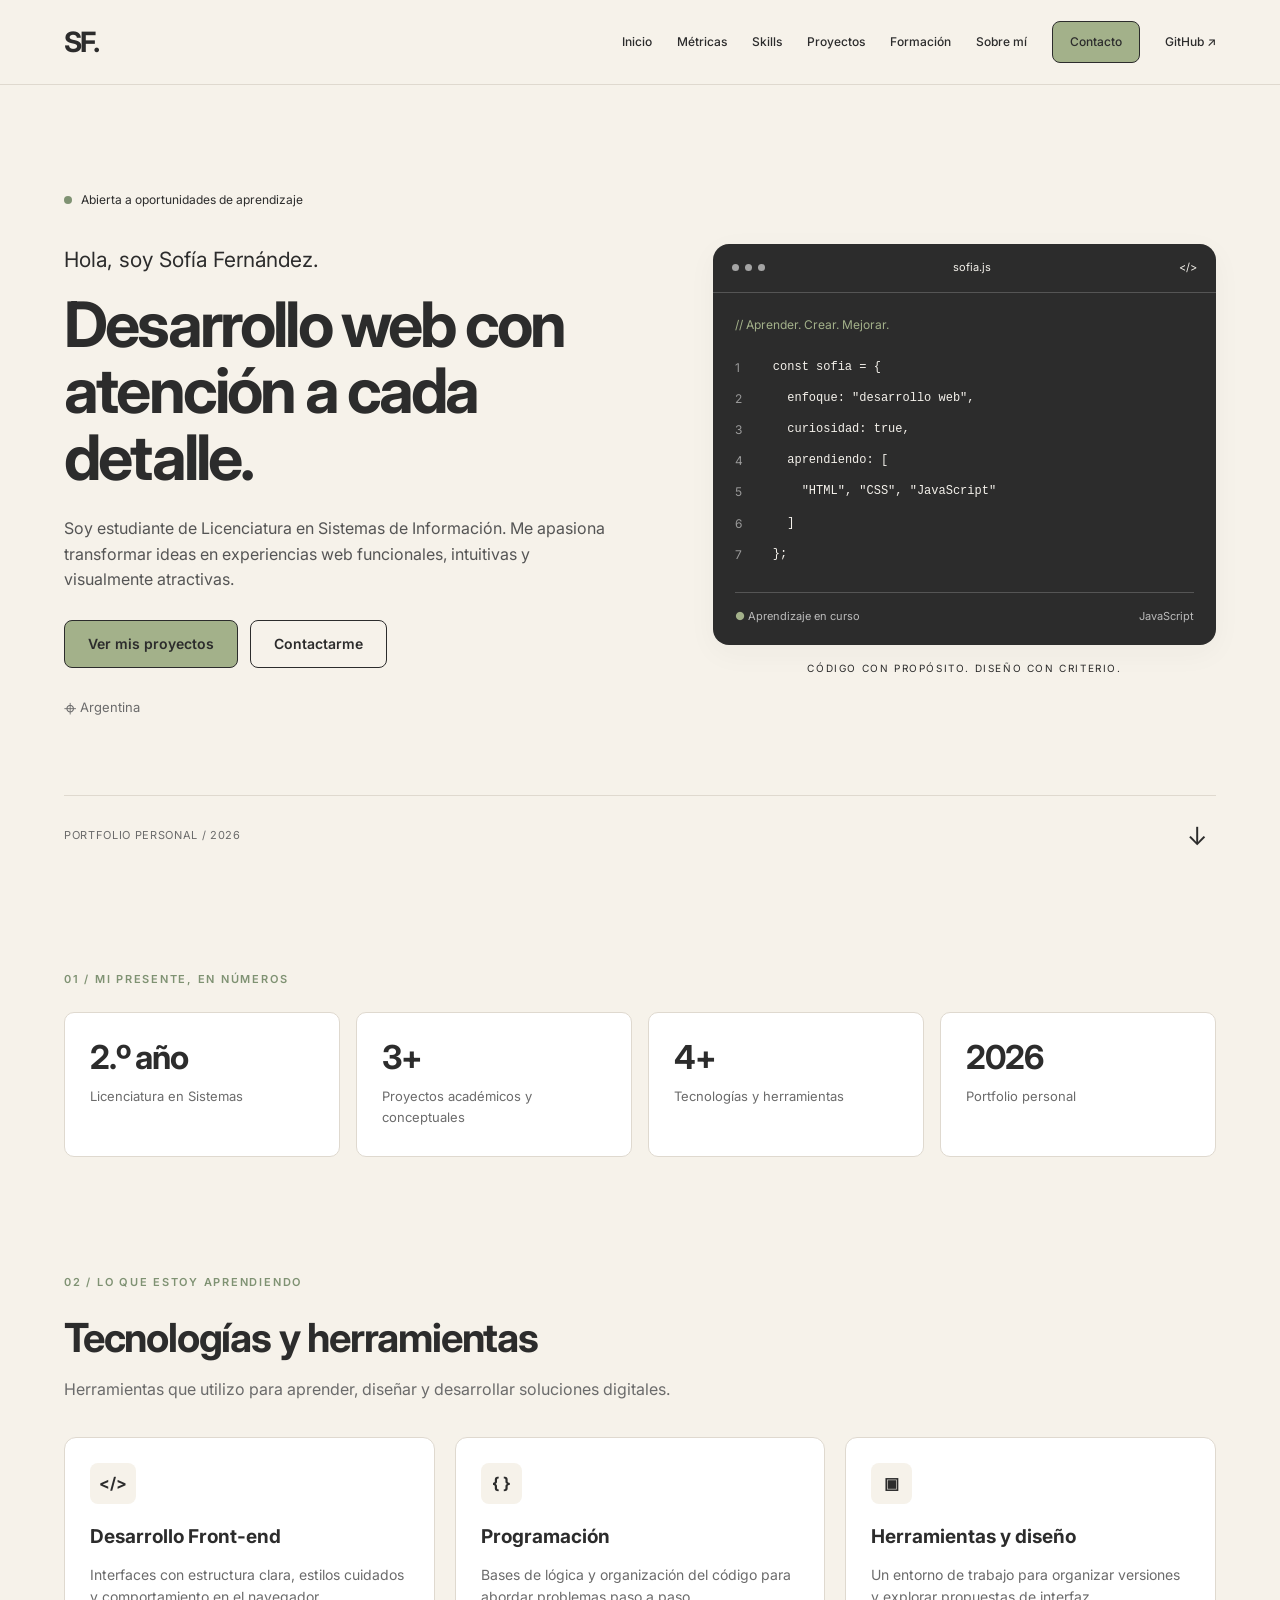
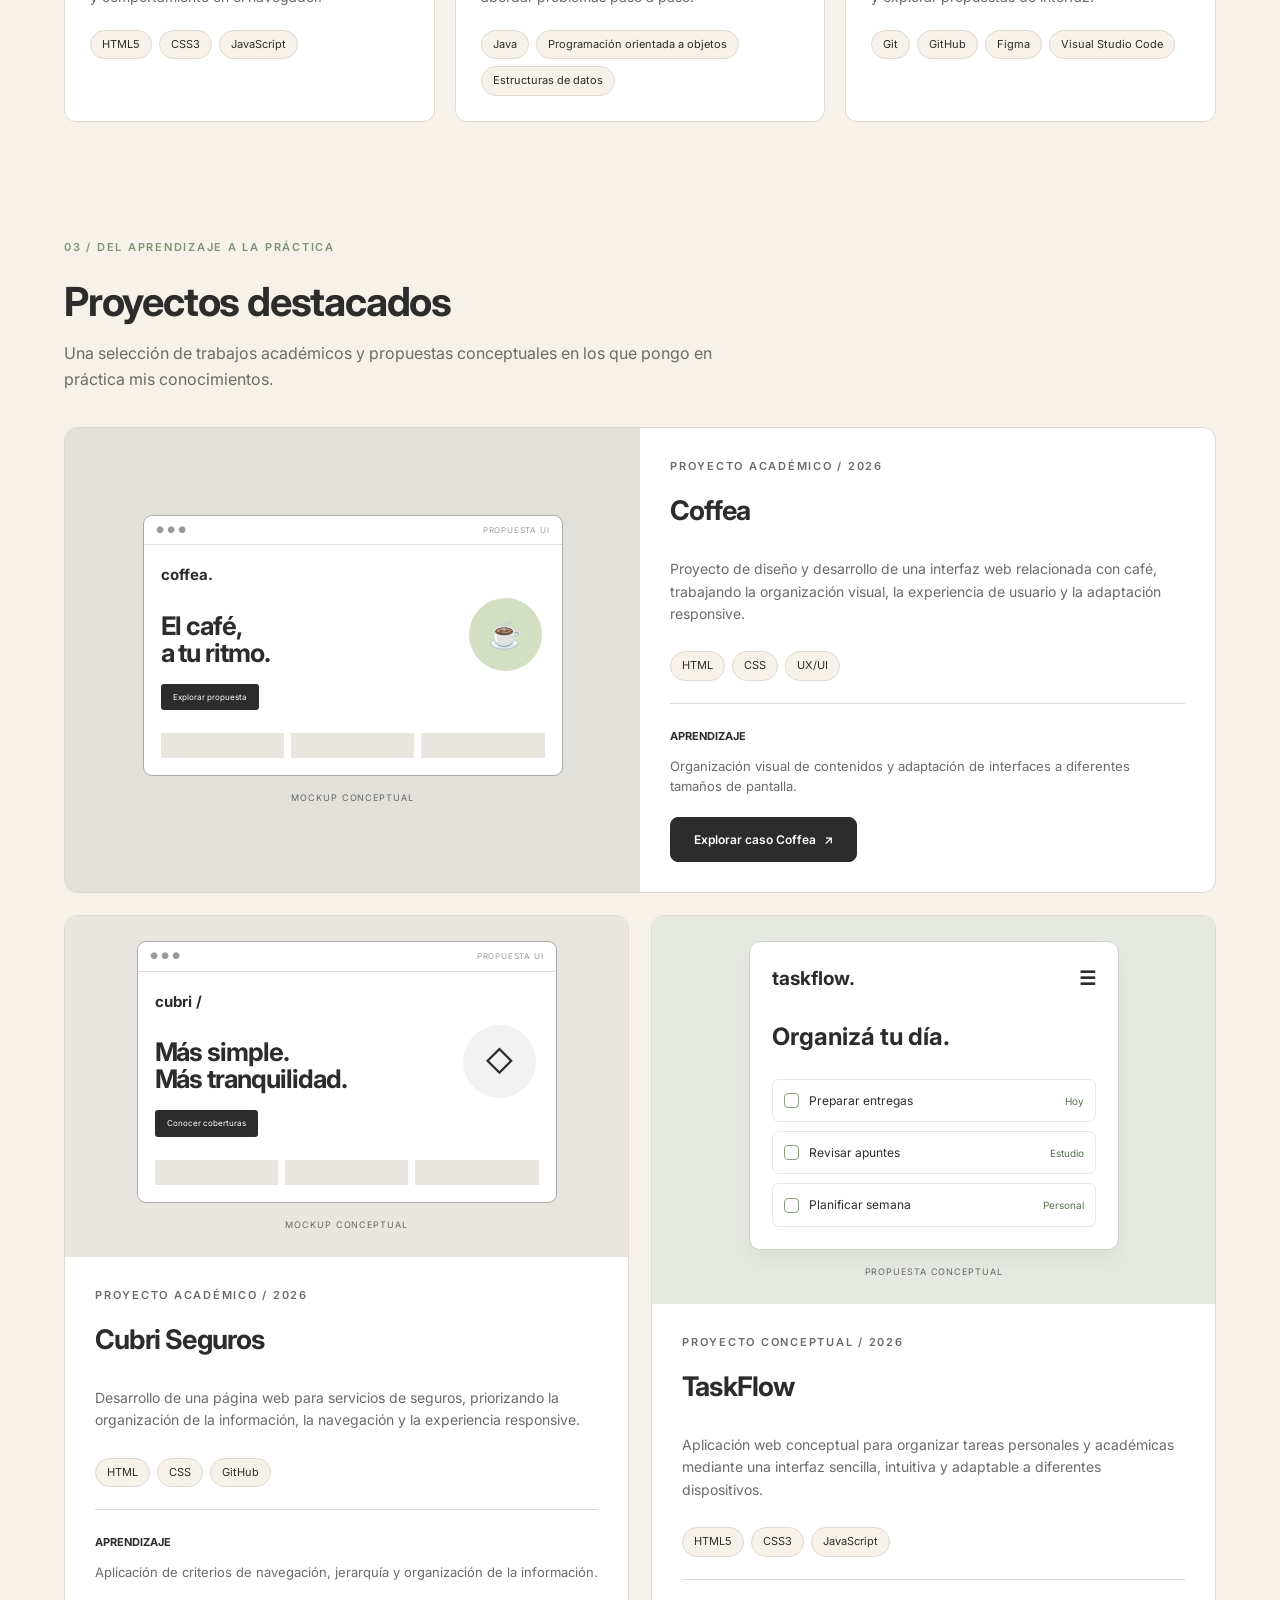
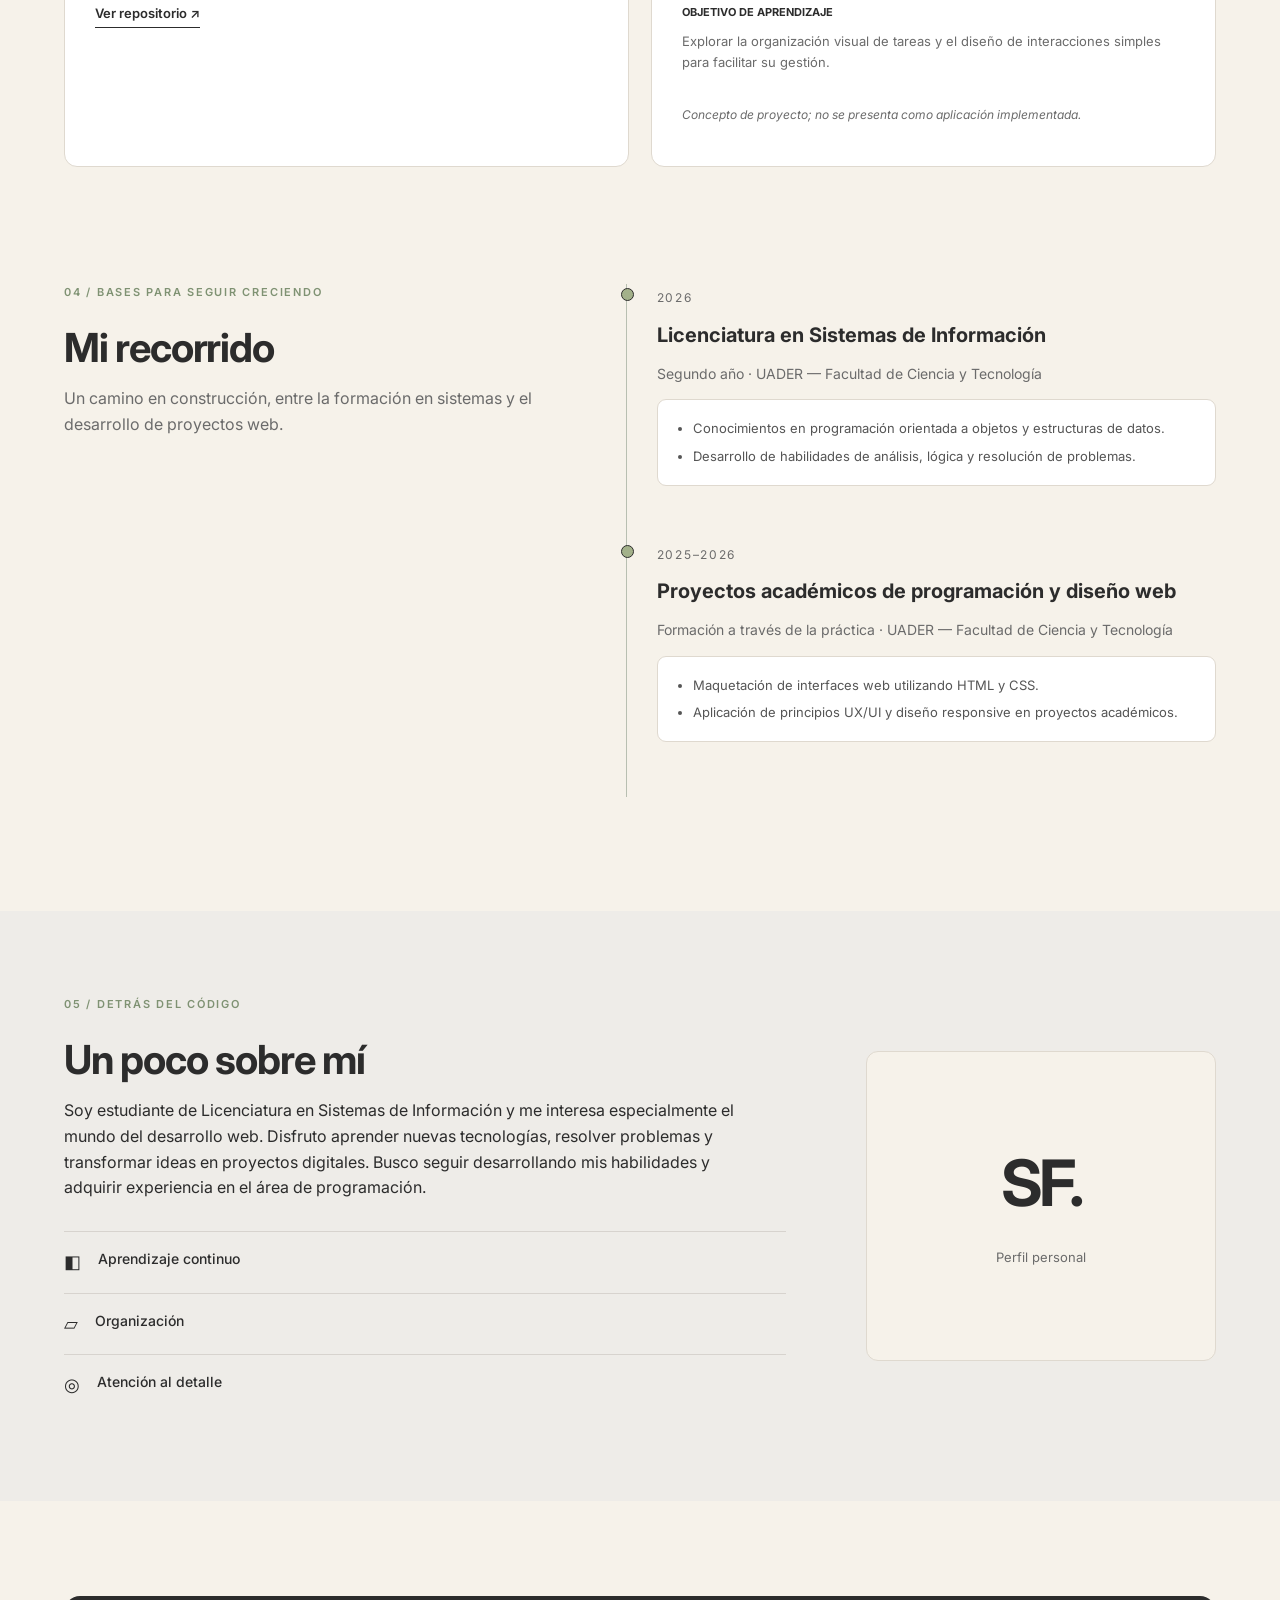
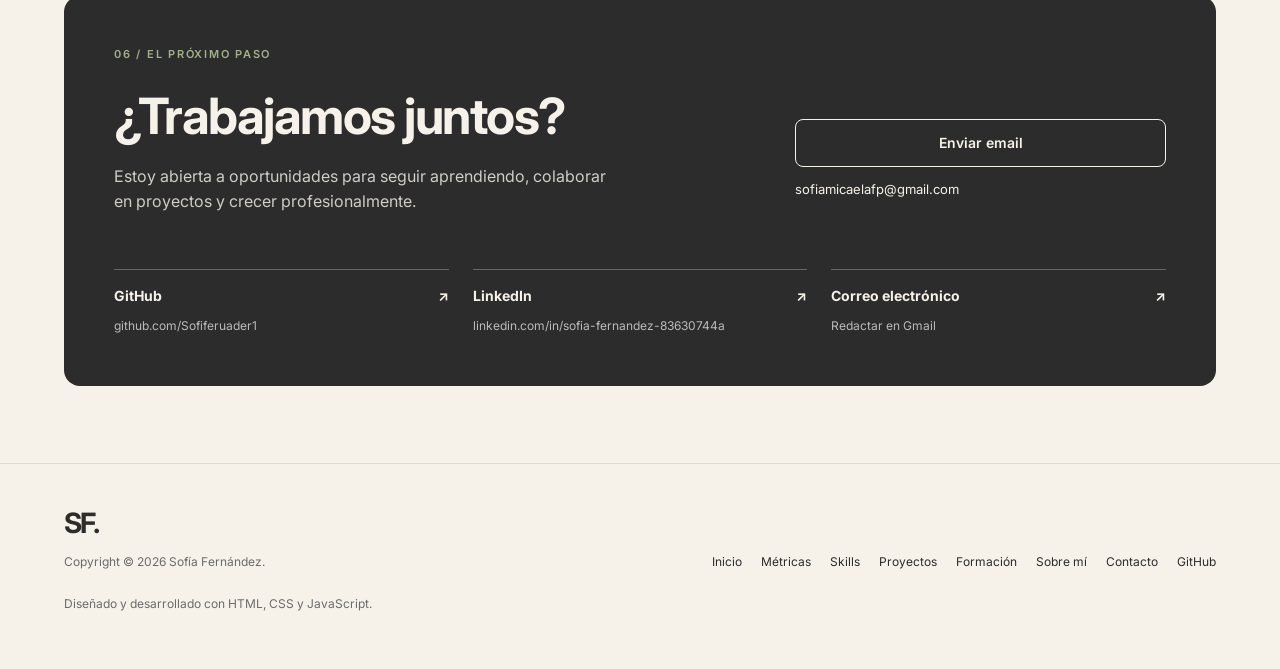
<file: index.html>
<!doctype html>
<html lang="es">
<head>
  <meta charset="UTF-8">
  <meta name="viewport" content="width=device-width, initial-scale=1">
  <meta name="theme-color" content="#F6F2EA">
  <meta name="description" content="Portfolio de Sofía Fernández, estudiante de Licenciatura en Sistemas de Información enfocada en programación y desarrollo web. Proyectos, habilidades y contacto.">
  <meta property="og:type" content="website">
  <meta property="og:title" content="Sofía Fernández | Desarrollo web">
  <meta property="og:description" content="Portfolio de desarrollo web: proyectos académicos, herramientas y aprendizajes.">
  <meta property="og:image" content="assets/og-image.svg">
  <link rel="icon" href="assets/favicon.svg" type="image/svg+xml">
  <link rel="preconnect" href="https://fonts.googleapis.com">
  <link rel="preconnect" href="https://fonts.gstatic.com" crossorigin>
  <link href="https://fonts.googleapis.com/css2?family=Inter:wght@400;500;600;700&display=swap" rel="stylesheet">
  <link rel="stylesheet" href="styles.css">
  <script src="script.js" defer></script>
  <title>Sofía Fernández | Desarrollo web</title>
</head>
<body>
<a class="skip-link" href="#contenido">Saltar al contenido</a>
<header class="site-header" id="inicio">
 <div class="container header-inner">
  <a href="#inicio" class="wordmark" aria-label="Sofía Fernández, inicio">SF.</a>
  <button class="menu-toggle" type="button" aria-expanded="false" aria-controls="nav-principal" aria-label="Abrir menú de navegación"><span></span><span></span><span></span></button>
  <nav class="site-nav" id="nav-principal" aria-label="Navegación principal">
   <a href="#inicio">Inicio</a><a href="#metricas">Métricas</a><a href="#skills">Skills</a><a href="#proyectos">Proyectos</a><a href="#formacion">Formación</a><a href="#sobre-mi">Sobre mí</a><a href="#contacto" class="nav-contact">Contacto</a><a href="https://github.com/Sofiferuader1" target="_blank" rel="noopener noreferrer">GitHub <span aria-hidden="true">↗</span></a>
  </nav>
 </div>
</header>
<main id="contenido">
 <section class="hero container" aria-labelledby="hero-title">
   <div class="hero-copy">
     <p class="status"><span class="status-dot" aria-hidden="true"></span> Abierta a oportunidades de aprendizaje</p>
     <p class="intro">Hola, soy Sofía Fernández.</p>
     <h1 id="hero-title">Desarrollo web con atención a cada detalle.</h1>
     <p class="lead">Soy estudiante de Licenciatura en Sistemas de Información. Me apasiona transformar ideas en experiencias web funcionales, intuitivas y visualmente atractivas.</p>
     <div class="actions"><a class="btn btn-primary" href="#proyectos">Ver mis proyectos</a><a class="btn btn-secondary" href="#contacto">Contactarme</a></div>
     <p class="location"><span aria-hidden="true">⌖</span> Argentina</p>
   </div>
   <div class="hero-visual">
     <div class="code-window" aria-label="Ejemplo decorativo de código JavaScript">
       <div class="window-top"><span class="dots" aria-hidden="true"><i></i><i></i><i></i></span><span>sofia.js</span><span aria-hidden="true">&lt;/&gt;</span></div>
       <div class="window-code"><p class="comment">// Aprender. Crear. Mejorar.</p><div class="code-line"><span>1</span><code>const sofia = {</code></div><div class="code-line"><span>2</span><code>  enfoque: "desarrollo web",</code></div><div class="code-line"><span>3</span><code>  curiosidad: true,</code></div><div class="code-line"><span>4</span><code>  aprendiendo: [</code></div><div class="code-line"><span>5</span><code>    "HTML", "CSS", "JavaScript"</code></div><div class="code-line"><span>6</span><code>  ]</code></div><div class="code-line"><span>7</span><code>};</code></div><div class="code-footer"><span><b aria-hidden="true">●</b> Aprendizaje en curso</span><span>JavaScript</span></div></div>
     </div>
     <p class="code-caption">CÓDIGO CON PROPÓSITO. DISEÑO CON CRITERIO.</p>
   </div>
   <div class="hero-bottom"><span>PORTFOLIO PERSONAL / 2026</span><a href="#metricas" aria-label="Ir a métricas" class="down-arrow">↓</a></div>
 </section>
 <section class="section container" id="metricas" aria-labelledby="metrics-title"><p class="eyebrow">01 / MI PRESENTE, EN NÚMEROS</p><h2 id="metrics-title" class="sr-only">Mi presente en números</h2><div class="metrics-grid"><article class="metric"><strong>2.º año</strong><span>Licenciatura en Sistemas</span></article><article class="metric"><strong>3+</strong><span>Proyectos académicos y conceptuales</span></article><article class="metric"><strong>4+</strong><span>Tecnologías y herramientas</span></article><article class="metric"><strong>2026</strong><span>Portfolio personal</span></article></div></section>
 <section class="section container" id="skills" aria-labelledby="skills-title"><p class="eyebrow">02 / LO QUE ESTOY APRENDIENDO</p><h2 id="skills-title">Tecnologías y herramientas</h2><p class="section-desc">Herramientas que utilizo para aprender, diseñar y desarrollar soluciones digitales.</p><div class="skills-grid"><article class="skill-card"><div class="skill-icon" aria-hidden="true">&lt;/&gt;</div><h3>Desarrollo Front-end</h3><p>Interfaces con estructura clara, estilos cuidados y comportamiento en el navegador.</p><div class="tags"><span>HTML5</span><span>CSS3</span><span>JavaScript</span></div></article><article class="skill-card"><div class="skill-icon" aria-hidden="true">{ }</div><h3>Programación</h3><p>Bases de lógica y organización del código para abordar problemas paso a paso.</p><div class="tags"><span>Java</span><span>Programación orientada a objetos</span><span>Estructuras de datos</span></div></article><article class="skill-card"><div class="skill-icon" aria-hidden="true">▣</div><h3>Herramientas y diseño</h3><p>Un entorno de trabajo para organizar versiones y explorar propuestas de interfaz.</p><div class="tags"><span>Git</span><span>GitHub</span><span>Figma</span><span>Visual Studio Code</span></div></article></div></section>
 <section class="section container" id="proyectos" aria-labelledby="projects-title"><p class="eyebrow">03 / DEL APRENDIZAJE A LA PRÁCTICA</p><h2 id="projects-title">Proyectos destacados</h2><p class="section-desc">Una selección de trabajos académicos y propuestas conceptuales en los que pongo en práctica mis conocimientos.</p>
  <div class="projects-grid">
   <article class="project-card featured"><div class="project-art art-coffea"><div class="browser-mock"><div class="browser-toolbar"><span>● ● ●</span><small>PROPUESTA UI</small></div><div class="mock-inner"><strong>coffea.</strong><div class="mock-headline">El café,<br>a tu ritmo.</div><div class="coffee-cup" aria-hidden="true">☕</div><span class="mock-btn">Explorar propuesta</span><div class="mock-blocks"><i></i><i></i><i></i></div></div></div><span class="art-caption">MOCKUP CONCEPTUAL</span></div><div class="project-info"><p class="eyebrow">PROYECTO ACADÉMICO / 2026</p><h3>Coffea</h3><p>Proyecto de diseño y desarrollo de una interfaz web relacionada con café, trabajando la organización visual, la experiencia de usuario y la adaptación responsive.</p><div class="tags"><span>HTML</span><span>CSS</span><span>UX/UI</span></div><div class="project-learning"><strong>APRENDIZAJE</strong><p>Organización visual de contenidos y adaptación de interfaces a diferentes tamaños de pantalla.</p></div><a class="btn btn-dark" href="coffea.html">Explorar caso Coffea <span aria-hidden="true">↗</span></a></div></article>
   <article class="project-card"><div class="project-art art-cubri"><div class="browser-mock"><div class="browser-toolbar"><span>● ● ●</span><small>PROPUESTA UI</small></div><div class="mock-inner"><strong>cubri /</strong><div class="mock-headline">Más simple.<br>Más tranquilidad.</div><div class="shield" aria-hidden="true">◇</div><span class="mock-btn">Conocer coberturas</span><div class="mock-blocks"><i></i><i></i><i></i></div></div></div><span class="art-caption">MOCKUP CONCEPTUAL</span></div><div class="project-info"><p class="eyebrow">PROYECTO ACADÉMICO / 2026</p><h3>Cubri Seguros</h3><p>Desarrollo de una página web para servicios de seguros, priorizando la organización de la información, la navegación y la experiencia responsive.</p><div class="tags"><span>HTML</span><span>CSS</span><span>GitHub</span></div><div class="project-learning"><strong>APRENDIZAJE</strong><p>Aplicación de criterios de navegación, jerarquía y organización de la información.</p></div><a class="text-link" href="https://github.com/Sofiferuader1/TP5-Cubri-Seguros" target="_blank" rel="noopener noreferrer">Ver repositorio <span aria-hidden="true">↗</span></a></div></article>
   <article class="project-card"><div class="project-art art-taskflow"><div class="task-app" aria-label="Mockup conceptual de TaskFlow"><div class="task-top">taskflow. <span>☰</span></div><div class="task-title">Organizá tu día.</div><div class="task-row"><span class="task-check"></span> Preparar entregas <em>Hoy</em></div><div class="task-row"><span class="task-check"></span> Revisar apuntes <em>Estudio</em></div><div class="task-row"><span class="task-check"></span> Planificar semana <em>Personal</em></div></div><span class="art-caption">PROPUESTA CONCEPTUAL</span></div><div class="project-info"><p class="eyebrow">PROYECTO CONCEPTUAL / 2026</p><h3>TaskFlow</h3><p>Aplicación web conceptual para organizar tareas personales y académicas mediante una interfaz sencilla, intuitiva y adaptable a diferentes dispositivos.</p><div class="tags"><span>HTML5</span><span>CSS3</span><span>JavaScript</span></div><div class="project-learning"><strong>OBJETIVO DE APRENDIZAJE</strong><p>Explorar la organización visual de tareas y el diseño de interacciones simples para facilitar su gestión.</p></div><p class="concept-note">Concepto de proyecto; no se presenta como aplicación implementada.</p></div></article>
  </div>
 </section>
 <section class="section container journey" id="formacion" aria-labelledby="journey-title"><div><p class="eyebrow">04 / BASES PARA SEGUIR CRECIENDO</p><h2 id="journey-title">Mi recorrido</h2><p class="section-desc">Un camino en construcción, entre la formación en sistemas y el desarrollo de proyectos web.</p></div><div class="timeline"><article class="timeline-item"><span class="timeline-year">2026</span><h3>Licenciatura en Sistemas de Información</h3><p>Segundo año · UADER — Facultad de Ciencia y Tecnología</p><ul><li>Conocimientos en programación orientada a objetos y estructuras de datos.</li><li>Desarrollo de habilidades de análisis, lógica y resolución de problemas.</li></ul></article><article class="timeline-item"><span class="timeline-year">2025–2026</span><h3>Proyectos académicos de programación y diseño web</h3><p>Formación a través de la práctica · UADER — Facultad de Ciencia y Tecnología</p><ul><li>Maquetación de interfaces web utilizando HTML y CSS.</li><li>Aplicación de principios UX/UI y diseño responsive en proyectos académicos.</li></ul></article></div></section>
 <section class="about-band" id="sobre-mi" aria-labelledby="about-title"><div class="container about-grid"><div><p class="eyebrow">05 / DETRÁS DEL CÓDIGO</p><h2 id="about-title">Un poco sobre mí</h2><p>Soy estudiante de Licenciatura en Sistemas de Información y me interesa especialmente el mundo del desarrollo web. Disfruto aprender nuevas tecnologías, resolver problemas y transformar ideas en proyectos digitales. Busco seguir desarrollando mis habilidades y adquirir experiencia en el área de programación.</p><div class="values"><div><span aria-hidden="true">◧</span> Aprendizaje continuo</div><div><span aria-hidden="true">▱</span> Organización</div><div><span aria-hidden="true">◎</span> Atención al detalle</div></div></div><div class="portrait-placeholder" role="img" aria-label="Monograma SF en reemplazo de una fotografía personal"><span>SF.</span><p>Perfil personal</p></div></div></section>
 <section class="section container" id="contacto" aria-labelledby="contact-title"><div class="contact-card"><p class="eyebrow">06 / EL PRÓXIMO PASO</p><div class="contact-intro"><div><h2 id="contact-title">¿Trabajamos juntos?</h2><p>Estoy abierta a oportunidades para seguir aprendiendo, colaborar en proyectos y crecer profesionalmente.</p></div><div class="contact-action"><a class="btn btn-light" href="https://mail.google.com/mail/?view=cm&amp;fs=1&amp;to=sofiamicaelafp%40gmail.com" target="_blank" rel="noopener noreferrer" aria-label="Redactar un correo a Sofía en Gmail">Enviar email</a><a class="contact-email" href="mailto:sofiamicaelafp@gmail.com">sofiamicaelafp@gmail.com</a></div></div><div class="contact-links"><a href="https://github.com/Sofiferuader1" target="_blank" rel="noopener noreferrer"><strong>GitHub <span aria-hidden="true">↗</span></strong><small>github.com/Sofiferuader1</small></a><a href="https://www.linkedin.com/in/sofia-fernandez-83630744a" target="_blank" rel="noopener noreferrer"><strong>LinkedIn <span aria-hidden="true">↗</span></strong><small>linkedin.com/in/sofia-fernandez-83630744a</small></a><a href="https://mail.google.com/mail/?view=cm&amp;fs=1&amp;to=sofiamicaelafp%40gmail.com" target="_blank" rel="noopener noreferrer" aria-label="Enviar un correo a Sofía desde Gmail"><strong>Correo electrónico <span aria-hidden="true">↗</span></strong><small>Redactar en Gmail</small></a></div></div></section>
</main>
<footer class="site-footer"><div class="container footer-inner"><div><a href="#inicio" class="wordmark" aria-label="Volver al inicio">SF.</a><p>Copyright © 2026 Sofía Fernández.</p><small>Diseñado y desarrollado con HTML, CSS y JavaScript.</small></div><nav aria-label="Navegación del pie de página"><a href="#inicio">Inicio</a><a href="#metricas">Métricas</a><a href="#skills">Skills</a><a href="#proyectos">Proyectos</a><a href="#formacion">Formación</a><a href="#sobre-mi">Sobre mí</a><a href="#contacto">Contacto</a><a href="https://github.com/Sofiferuader1" target="_blank" rel="noopener noreferrer">GitHub</a></nav></div></footer>
</body>
</html>
</file>
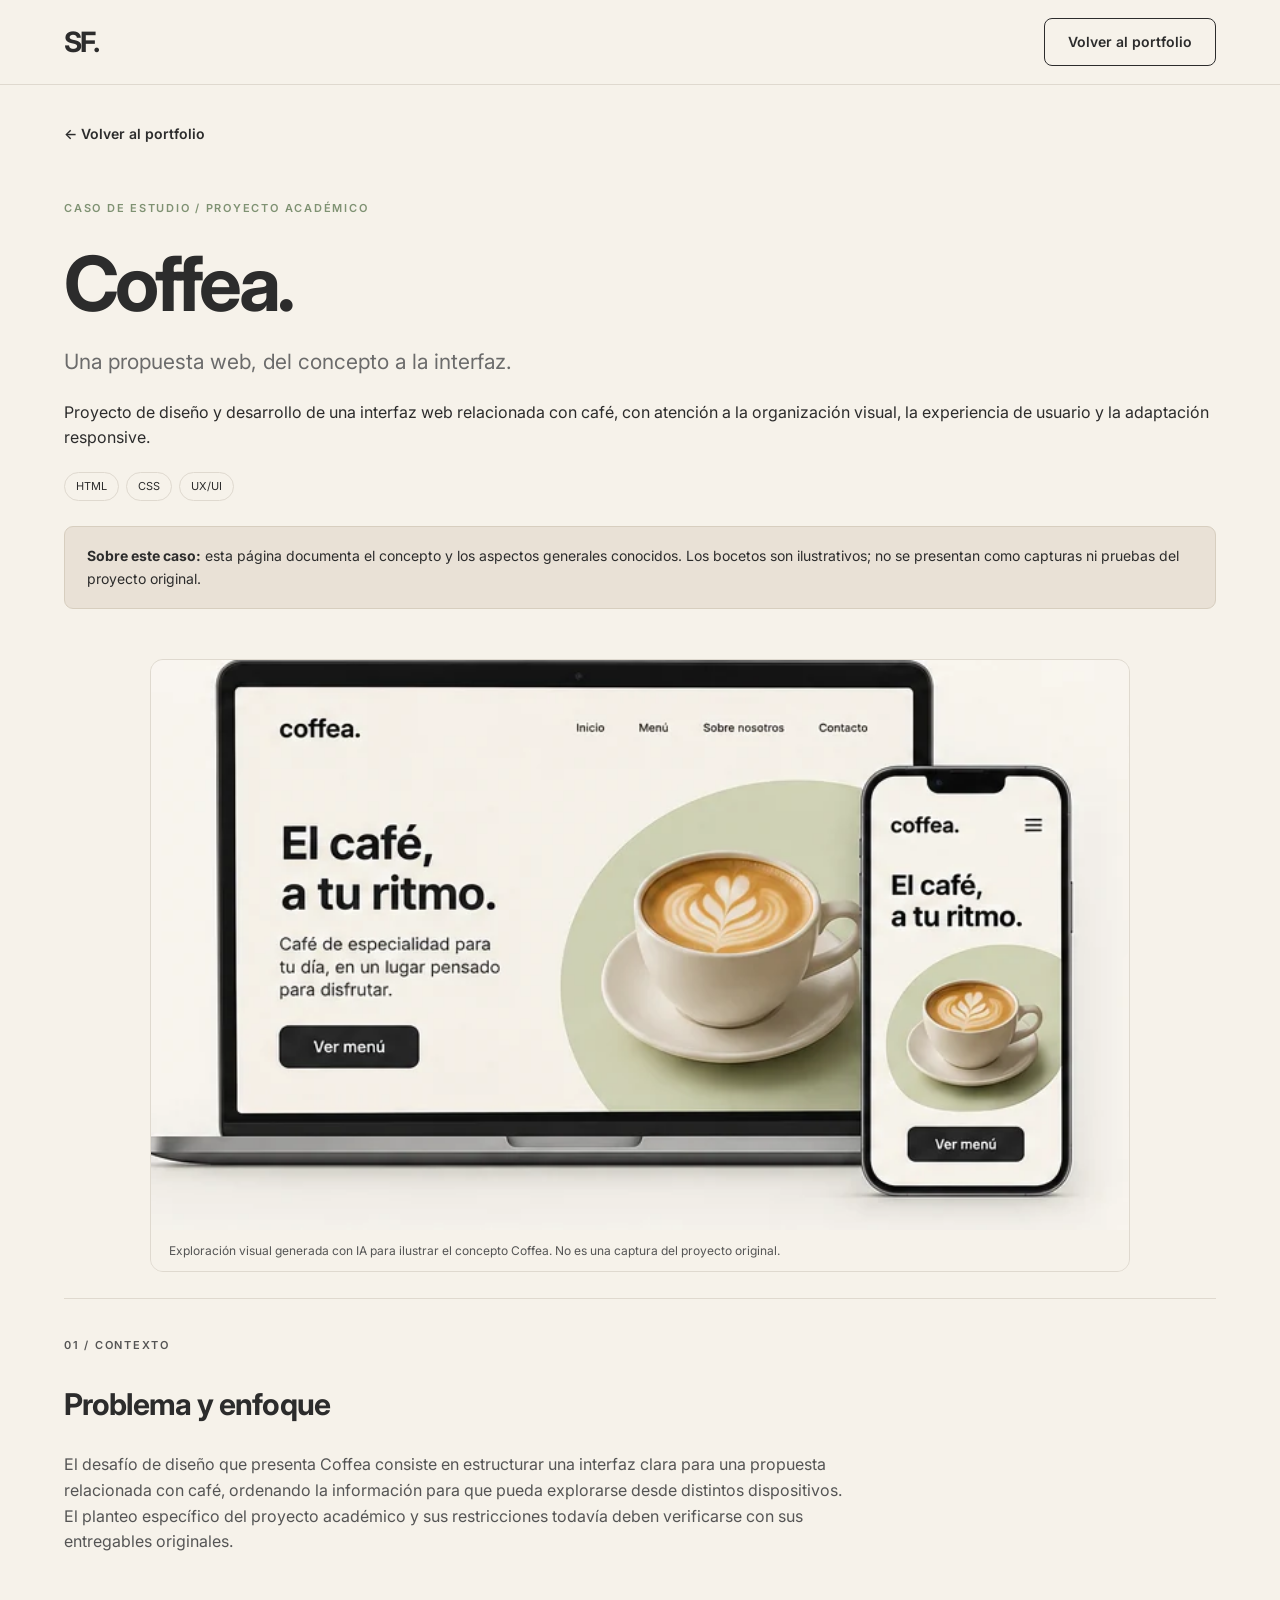
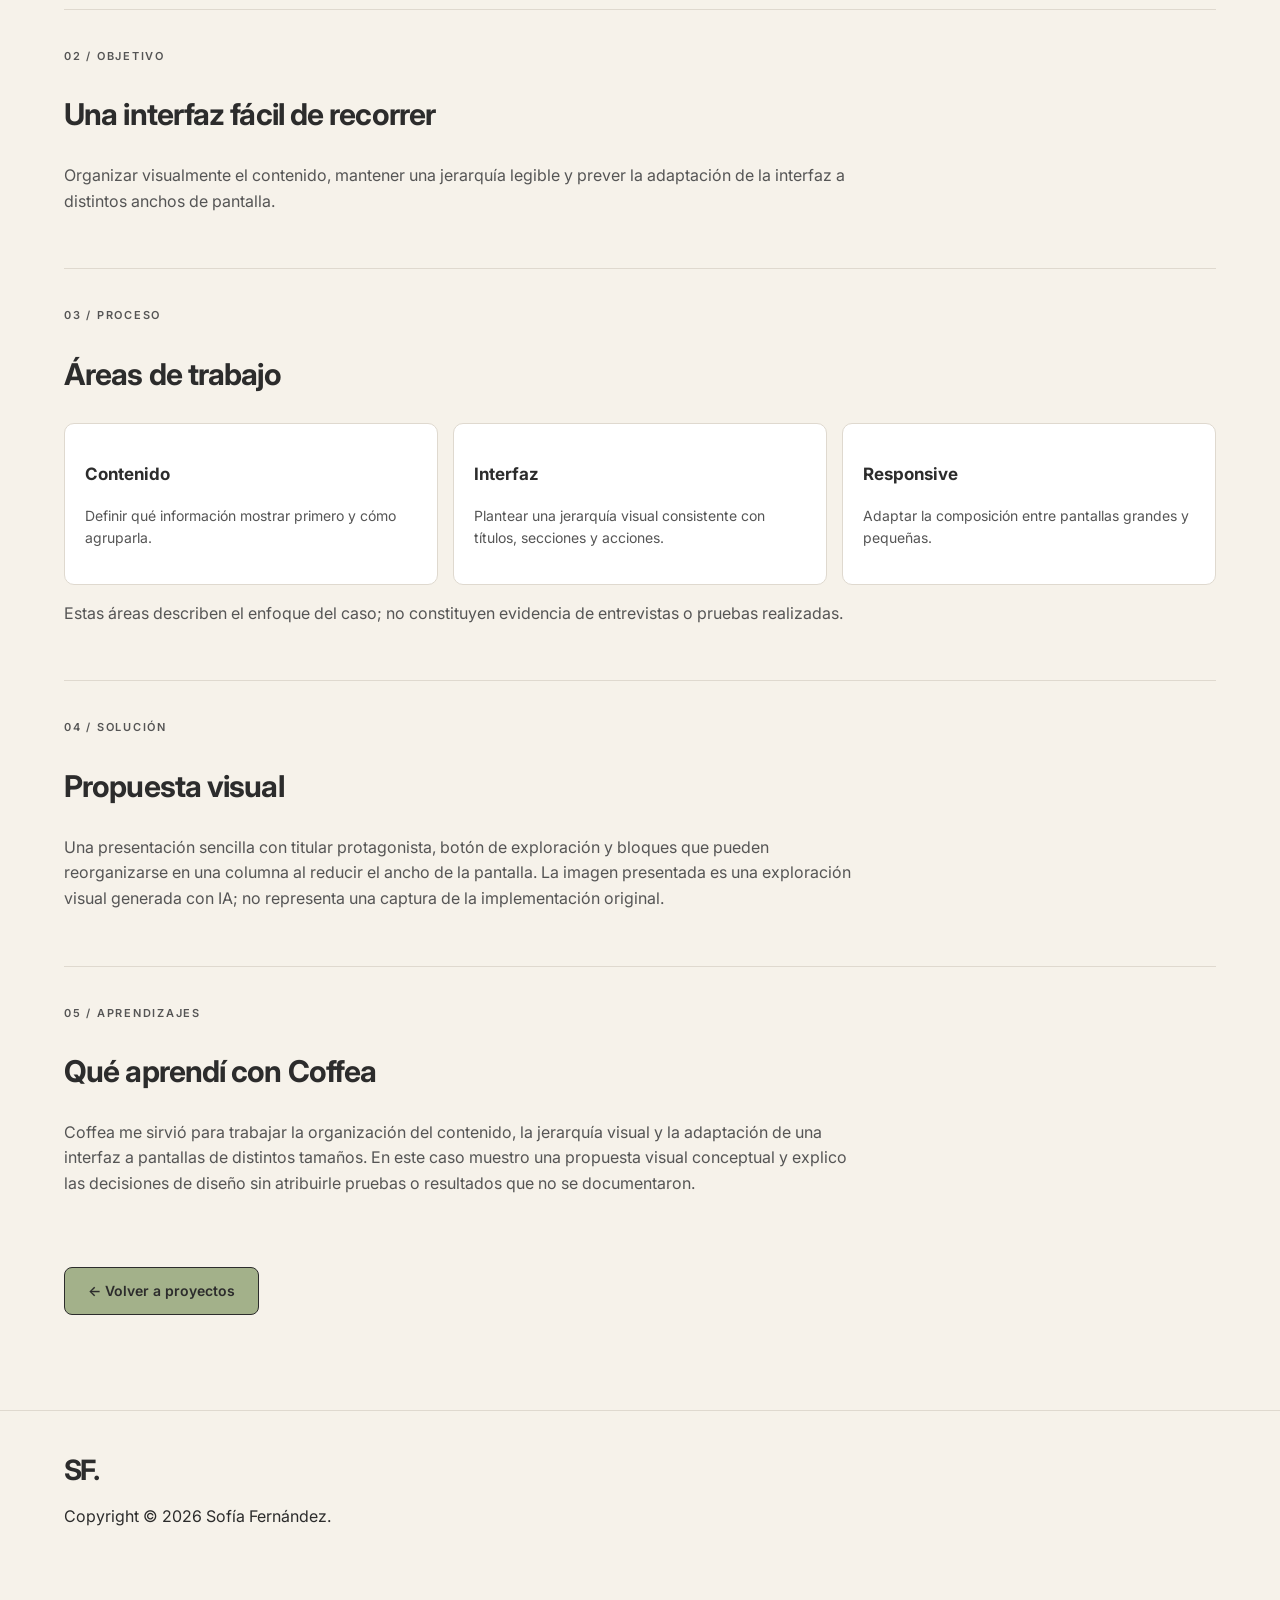
<file: coffea.html>
<!doctype html>
<html lang="es"><head><meta charset="UTF-8"><meta name="viewport" content="width=device-width, initial-scale=1"><meta name="theme-color" content="#F6F2EA"><meta name="description" content="Caso de estudio del proyecto académico Coffea de Sofía Fernández."><meta property="og:type" content="website"><meta property="og:title" content="Coffea | Caso de estudio"><meta property="og:description" content="Concepto, proceso y aprendizajes del proyecto académico Coffea."><meta property="og:image" content="assets/og-image.svg"><link rel="icon" href="assets/favicon.svg" type="image/svg+xml"><link rel="preconnect" href="https://fonts.googleapis.com"><link rel="preconnect" href="https://fonts.gstatic.com" crossorigin><link href="https://fonts.googleapis.com/css2?family=Inter:wght@400;500;600;700&display=swap" rel="stylesheet"><link rel="stylesheet" href="styles.css"><title>Coffea | Caso de estudio — Sofía Fernández</title></head><body><a class="skip-link" href="#contenido">Saltar al contenido</a><header class="site-header"><div class="container header-inner"><a href="index.html" class="wordmark" aria-label="Volver al portfolio">SF.</a><a class="btn btn-secondary" href="index.html#proyectos">Volver al portfolio</a></div></header><main id="contenido" class="container"><a href="index.html#proyectos" class="case-back">← Volver al portfolio</a><section class="case-hero"><p class="eyebrow">CASO DE ESTUDIO / PROYECTO ACADÉMICO</p><h1>Coffea.</h1><p class="case-subtitle">Una propuesta web, del concepto a la interfaz.</p><p>Proyecto de diseño y desarrollo de una interfaz web relacionada con café, con atención a la organización visual, la experiencia de usuario y la adaptación responsive.</p><div class="tags"><span>HTML</span><span>CSS</span><span>UX/UI</span></div><div class="case-alert"><strong>Sobre este caso:</strong> esta página documenta el concepto y los aspectos generales conocidos. Los bocetos son ilustrativos; no se presentan como capturas ni pruebas del proyecto original.</div></section><figure class="case-ai-figure"><img src="assets/coffea-concepto-ia.webp" alt="Mockup conceptual generado con IA de Coffea en una notebook y un celular, con una interfaz de cafetería en tonos marfil y verde salvia" width="900" height="600" loading="lazy"><figcaption>Exploración visual generada con IA para ilustrar el concepto Coffea. No es una captura del proyecto original.</figcaption></figure><section class="case-section"><p class="eyebrow">01 / CONTEXTO</p><h2>Problema y enfoque</h2><p>El desafío de diseño que presenta Coffea consiste en estructurar una interfaz clara para una propuesta relacionada con café, ordenando la información para que pueda explorarse desde distintos dispositivos. El planteo específico del proyecto académico y sus restricciones todavía deben verificarse con sus entregables originales.</p></section><section class="case-section"><p class="eyebrow">02 / OBJETIVO</p><h2>Una interfaz fácil de recorrer</h2><p>Organizar visualmente el contenido, mantener una jerarquía legible y prever la adaptación de la interfaz a distintos anchos de pantalla.</p></section><section class="case-section"><p class="eyebrow">03 / PROCESO</p><h2>Áreas de trabajo</h2><div class="case-mini-grid"><div><h3>Contenido</h3><p>Definir qué información mostrar primero y cómo agruparla.</p></div><div><h3>Interfaz</h3><p>Plantear una jerarquía visual consistente con títulos, secciones y acciones.</p></div><div><h3>Responsive</h3><p>Adaptar la composición entre pantallas grandes y pequeñas.</p></div></div><p>Estas áreas describen el enfoque del caso; no constituyen evidencia de entrevistas o pruebas realizadas.</p></section><section class="case-section"><p class="eyebrow">04 / SOLUCIÓN</p><h2>Propuesta visual</h2><p>Una presentación sencilla con titular protagonista, botón de exploración y bloques que pueden reorganizarse en una columna al reducir el ancho de la pantalla. La imagen presentada es una exploración visual generada con IA; no representa una captura de la implementación original.</p></section><section class="case-section"><p class="eyebrow">05 / APRENDIZAJES</p><h2>Qué aprendí con Coffea</h2><p>Coffea me sirvió para trabajar la organización del contenido, la jerarquía visual y la adaptación de una interfaz a pantallas de distintos tamaños. En este caso muestro una propuesta visual conceptual y explico las decisiones de diseño sin atribuirle pruebas o resultados que no se documentaron.</p></section><p style="padding-bottom:40px"><a class="btn btn-primary" href="index.html#proyectos">← Volver a proyectos</a></p></main><footer class="site-footer"><div class="container"><a href="index.html" class="wordmark">SF.</a><p>Copyright © 2026 Sofía Fernández.</p></div></footer></body></html>
</file>
<file: styles.css>
:root{--ivory:#F6F2EA;--graphite:#2C2C2C;--sage:#A3B18A;--sage-dark:#7F9273;--beige:#E8E0D4;--gray:#6B6B6B;--white:#fff;--line:#dfd9cf;--width:1152px;--shadow:0 8px 30px #2c2c2c0a}*{box-sizing:border-box}html{scroll-behavior:smooth;scroll-padding-top:105px}body{margin:0;background:var(--ivory);color:var(--graphite);font-family:Inter,Arial,sans-serif;font-size:16px;line-height:1.6}a{color:inherit;text-decoration:none}button{font:inherit}a:focus-visible,button:focus-visible{outline:3px solid var(--sage-dark);outline-offset:4px}section[id]{scroll-margin-top:100px}.container{width:min(var(--width),calc(100% - 128px));margin:auto}.sr-only{position:absolute;width:1px;height:1px;padding:0;margin:-1px;overflow:hidden;clip:rect(0,0,0,0);white-space:nowrap;border:0}.skip-link{position:absolute;top:-80px;left:20px;z-index:99;background:var(--graphite);color:#fff;padding:10px 18px}.skip-link:focus{top:10px}.site-header{position:sticky;top:0;background:#f6f2eaf2;backdrop-filter:blur(14px);border-bottom:1px solid var(--line);z-index:30}.header-inner{height:84px;display:flex;align-items:center;justify-content:space-between;gap:20px}.wordmark{font-size:28px;font-weight:700;letter-spacing:-2px;line-height:1}.site-nav{display:flex;align-items:center;gap:25px;font-size:12px;font-weight:500}.site-nav>a:not(.nav-contact):hover,.footer-inner nav a:hover{color:#4d6245;text-decoration:underline;text-underline-offset:5px}.nav-contact{background:var(--sage);border:1px solid var(--graphite);border-radius:8px;padding:10px 17px}.nav-contact:hover{background:var(--graphite);color:white}.menu-toggle{display:none}.hero{padding-top:105px;display:grid;grid-template-columns:1.07fr .93fr;column-gap:70px;align-items:center}.status{display:flex;align-items:center;gap:9px;font-size:12px;margin:0 0 34px}.status-dot{height:8px;width:8px;border-radius:50%;background:var(--sage-dark)}.intro{font-size:21px;margin:0 0 14px}.hero h1{font-size:clamp(42px,4.9vw,64px);line-height:1.06;letter-spacing:-.045em;margin:0 0 26px;font-weight:700}.lead{max-width:550px;color:#555;font-size:16px;margin:0 0 27px}.actions{display:flex;gap:12px;flex-wrap:wrap}.btn{display:inline-flex;justify-content:center;align-items:center;gap:8px;text-align:center;min-height:48px;padding:12px 23px;border-radius:8px;border:1px solid var(--graphite);font-size:14px;font-weight:600;transition:background-color .18s,color .18s,transform .18s}.btn:hover{transform:translateY(-2px)}.btn:active{transform:translateY(0);background:var(--beige);color:var(--graphite)}.btn-primary{background:var(--sage)}.btn-primary:hover{background:var(--graphite);color:white}.btn-secondary{background:transparent}.btn-secondary:hover{background:var(--beige)}.location{font-size:13px;color:var(--gray);margin-top:23px}.location span{font-size:22px;vertical-align:middle}.hero-visual{width:100%}.code-window{border-radius:16px;overflow:hidden;background:var(--graphite);color:#f4f1eb;box-shadow:var(--shadow)}.window-top{display:flex;align-items:center;justify-content:space-between;padding:15px 19px;border-bottom:1px solid #555;font-size:11px}.dots{display:flex;gap:6px}.dots i{display:inline-block;background:#a4a4a4;width:7px;height:7px;border-radius:50%}.window-code{padding:22px 22px 19px}.comment{font-size:12px;color:var(--sage);margin:0 0 18px}.code-line{display:grid;grid-template-columns:26px auto;gap:12px;font-size:12px;line-height:2.6}.code-line>span{color:#999}.code-line code{font-family:Consolas,Monaco,monospace;white-space:pre-wrap;overflow-wrap:anywhere}.code-footer{border-top:1px solid #555;margin-top:22px;padding-top:15px;display:flex;justify-content:space-between;gap:8px;font-size:11px;color:#bbb}.code-footer b{color:var(--sage)}.code-caption{font-size:10px;letter-spacing:.16em;margin-top:15px;text-align:center}.hero-bottom{grid-column:1/-1;border-top:1px solid var(--line);display:flex;justify-content:space-between;align-items:center;margin-top:55px;padding:20px 0;color:var(--gray);font-size:11px;letter-spacing:.06em}.down-arrow{font-size:25px;color:var(--graphite);padding:0 8px}.section{padding-top:95px;padding-bottom:22px}.eyebrow{font-size:11px;letter-spacing:.16em;font-weight:600;color:var(--sage-dark);margin:0 0 24px}.section h2,.about-band h2{font-size:clamp(30px,3.25vw,40px);line-height:1.12;letter-spacing:-.03em;margin:0 0 16px}.section-desc{max-width:670px;color:var(--gray);margin:0 0 35px}.metrics-grid{display:grid;grid-template-columns:repeat(4,minmax(0,1fr));gap:16px}.metric{background:white;border:1px solid var(--line);padding:25px;border-radius:10px;min-height:145px;display:flex;flex-direction:column;gap:8px}.metric strong{font-size:33px;letter-spacing:-.035em;line-height:1.2}.metric span{font-size:13px;color:var(--gray)}.skills-grid{display:grid;grid-template-columns:repeat(3,minmax(0,1fr));gap:20px}.skill-card{background:white;border:1px solid var(--line);border-radius:12px;padding:25px;min-height:280px}.skill-icon{height:41px;min-width:41px;display:inline-flex;align-items:center;justify-content:center;background:var(--ivory);border-radius:8px;padding:0 9px;font-weight:700}.skill-card h3{font-size:19px;line-height:1.3;margin:21px 0 12px}.skill-card p,.project-info>p:not(.eyebrow){font-size:14px;color:var(--gray)}.tags{display:flex;flex-wrap:wrap;gap:7px;margin-top:21px}.tags span{font-size:11px;background:var(--ivory);border:1px solid var(--line);border-radius:25px;padding:5px 11px;color:var(--graphite)}.projects-grid{display:grid;grid-template-columns:repeat(2,minmax(0,1fr));gap:22px}.project-card{border:1px solid var(--line);background:white;border-radius:13px;overflow:hidden;transition:transform .2s,box-shadow .2s}.project-card:hover{transform:translateY(-3px);box-shadow:var(--shadow)}.project-card.featured{grid-column:1/-1;display:grid;grid-template-columns:1fr 1fr}.project-art{background:#e8e3db;padding:25px;min-height:285px;display:flex;flex-direction:column;justify-content:center;align-items:center;gap:15px}.featured .project-art{min-height:360px}.art-coffea{background:#e2e0db}.art-cubri{background:#e9e6df}.art-taskflow{background:#e5e9e1}.browser-mock{background:white;border:1px solid #aaa;border-radius:9px;width:min(100%,420px);overflow:hidden}.browser-toolbar{border-bottom:1px solid #ddd;padding:7px 12px;display:flex;justify-content:space-between;align-items:center;font-size:9px;color:#999}.browser-toolbar small{font-size:8px;letter-spacing:.1em}.mock-inner{padding:17px;position:relative;min-height:190px}.mock-inner>strong{font-size:15px}.mock-headline{font-size:clamp(17px,2vw,26px);font-weight:700;letter-spacing:-.04em;line-height:1.05;margin:25px 0 15px;max-width:70%}.coffee-cup,.shield{position:absolute;right:20px;top:53px;border-radius:50%;height:73px;width:73px;display:grid;place-items:center;background:#d3dfc2;font-size:28px}.shield{background:#f2f2f2}.mock-btn{display:inline-block;font-size:8px;background:var(--graphite);color:#fff;padding:7px 12px;border-radius:3px}.mock-blocks{display:grid;grid-template-columns:repeat(3,1fr);gap:7px;margin-top:23px}.mock-blocks i{height:25px;background:#e9e6e0;display:block}.art-caption{font-size:9px;letter-spacing:.1em;color:#666;text-align:center}.project-info{padding:30px;display:flex;flex-direction:column;align-items:flex-start}.project-info .eyebrow{margin-bottom:13px;color:var(--gray)}.project-info h3{font-size:27px;letter-spacing:-.03em;margin:0 0 12px}.project-info .tags{margin-top:12px}.project-learning{border-top:1px solid var(--line);padding-top:18px;margin:22px 0 20px;width:100%}.project-learning strong{font-size:11px}.project-learning p{font-size:13px;color:var(--gray);margin:8px 0 0}.btn-dark{background:var(--graphite);color:#fff;font-size:12px;min-height:43px}.btn-dark:hover{background:var(--sage);color:var(--graphite)}.text-link{font-size:13px;font-weight:600;border-bottom:1px solid;padding-bottom:3px}.text-link:hover{color:#4e6348}.concept-note{font-size:12px!important;font-style:italic}.task-app{width:min(100%,370px);border:1px solid #cbd2c5;border-radius:11px;background:#fff;padding:22px;box-shadow:0 12px 20px #0000000a}.task-top{display:flex;justify-content:space-between;font-weight:700;font-size:19px}.task-title{font-size:24px;font-weight:700;margin:23px 0}.task-row{font-size:12px;border:1px solid #e5e8e4;border-radius:7px;padding:11px;margin-top:9px;display:flex;align-items:center;gap:10px}.task-check{display:inline-block;border:1px solid #8b9e83;border-radius:4px;width:15px;height:15px}.task-row em{font-style:normal;margin-left:auto;font-size:10px;color:#56704e}.journey{display:grid;grid-template-columns:1fr 1.2fr;gap:70px}.timeline{border-left:1px solid #b8bfb1;padding-left:30px}.timeline-item{position:relative;padding-bottom:42px}.timeline-item:before{content:"";position:absolute;width:11px;height:11px;background:var(--sage);border:1px solid var(--graphite);border-radius:50%;left:-36px;top:4px}.timeline-year{font-size:12px;letter-spacing:.14em;color:var(--gray)}.timeline-item h3{font-size:20px;line-height:1.35;margin:12px 0}.timeline-item p{font-size:14px;color:var(--gray)}.timeline-item ul{background:white;border:1px solid var(--line);border-radius:9px;font-size:13px;color:#555;padding:18px 18px 18px 35px}.timeline-item li+li{margin-top:7px}.about-band{background:#eeece8;margin-top:92px;padding:85px 0}.about-grid{display:grid;grid-template-columns:1.55fr .75fr;gap:80px;align-items:center}.about-grid p:not(.eyebrow){max-width:680px}.values{margin-top:30px}.values div{border-top:1px solid #d7d3ce;padding:16px 0;display:flex;gap:17px;font-weight:500;font-size:14px}.values div span{font-size:18px}.portrait-placeholder{background:var(--ivory);border:1px solid var(--line);border-radius:12px;min-height:310px;display:flex;flex-direction:column;align-items:center;justify-content:center}.portrait-placeholder span{font-size:64px;font-weight:700;letter-spacing:-.07em}.portrait-placeholder p{font-size:13px;color:var(--gray)}.contact-card{background:var(--graphite);border-radius:16px;color:var(--ivory);padding:50px}.contact-card .eyebrow{color:var(--sage)}.contact-intro{display:grid;grid-template-columns:1.2fr .7fr;gap:45px;align-items:center}.contact-intro h2{font-size:clamp(35px,4vw,50px);margin-bottom:20px}.contact-intro p{color:#d0cdc8;max-width:500px}.contact-action{display:flex;flex-direction:column;gap:12px}.btn-light{border-color:var(--ivory);color:var(--ivory)}.btn-light:hover{background:var(--ivory);color:var(--graphite)}.contact-email{font-size:13px;overflow-wrap:anywhere}.contact-email:hover{text-decoration:underline}.contact-links{display:grid;grid-template-columns:repeat(3,1fr);gap:24px;margin-top:38px}.contact-links>a,.contact-links>.missing-link{border-top:1px solid #666;padding-top:15px;display:flex;flex-direction:column;gap:9px}.contact-links strong{font-size:14px;display:flex;justify-content:space-between}.contact-links small{font-size:12px;color:#bbb;overflow-wrap:anywhere}.contact-links a:hover strong{text-decoration:underline;text-underline-offset:4px}.site-footer{border-top:1px solid var(--line);margin-top:55px;padding:45px 0 55px}.footer-inner{display:flex;justify-content:space-between;gap:50px}.footer-inner p,.footer-inner small{font-size:12px;color:var(--gray)}.footer-inner small{display:block;margin-top:23px}.footer-inner nav{display:flex;flex-wrap:wrap;justify-content:flex-end;gap:13px 19px;align-content:center;max-width:660px;font-size:12px}
/* Case study */.case-back{display:inline-block;margin:38px 0 40px;font-size:14px;font-weight:600}.case-back:hover{text-decoration:underline}.case-hero{padding:15px 0 50px}.case-hero h1{font-size:clamp(48px,6vw,76px);line-height:1.08;letter-spacing:-.05em;margin:10px 0}.case-subtitle{font-size:21px;color:var(--gray)}.case-alert{background:#e9e1d6;border:1px solid #d7cebf;padding:18px 22px;border-radius:9px;font-size:14px;margin-top:25px}.case-section{border-top:1px solid var(--line);padding:38px 0}.case-section h2{font-size:30px;letter-spacing:-.03em}.case-section p{max-width:790px;color:#555}.case-mini-grid{display:grid;grid-template-columns:repeat(3,1fr);gap:15px}.case-mini-grid>div{background:#fff;border:1px solid var(--line);padding:20px;border-radius:10px}.case-mini-grid h3{font-size:17px}.case-mini-grid p{font-size:14px}.case-visual{background:#e5e1db;border-radius:12px;padding:40px;display:grid;place-items:center}.case-visual .browser-mock{width:min(100%,600px)}
@media(max-width:1100px){.container{width:calc(100% - 80px)}.site-nav{gap:14px;font-size:11px}.hero{column-gap:38px}.hero h1{font-size:50px}.journey{gap:38px}}@media(max-width:800px){.container{width:calc(100% - 48px)}.header-inner{height:72px}.menu-toggle{display:flex;flex-direction:column;align-items:center;justify-content:center;gap:5px;width:48px;height:48px;border:1px solid var(--line);border-radius:8px;background:transparent;cursor:pointer}.menu-toggle span{display:block;width:21px;height:2px;background:var(--graphite);border-radius:3px}.site-nav{position:absolute;top:72px;left:0;right:0;background:var(--ivory);padding:14px 24px 24px;border-bottom:1px solid var(--line);display:none;flex-direction:column;align-items:stretch;gap:0;box-shadow:0 10px 15px #00000010}.site-nav.is-open{display:flex}.site-nav a{min-height:48px;padding:13px 10px;font-size:14px}.site-nav .nav-contact{text-align:center;margin-top:9px}.hero{grid-template-columns:1fr;padding-top:65px}.hero-visual{margin-top:46px}.hero h1{font-size:clamp(40px,7vw,56px)}.hero-bottom{margin-top:43px}.metrics-grid{grid-template-columns:repeat(2,1fr)}.skills-grid{grid-template-columns:1fr}.skill-card{min-height:auto}.projects-grid{grid-template-columns:1fr}.project-card.featured{grid-column:auto;display:block}.journey{grid-template-columns:1fr;gap:20px}.about-grid{grid-template-columns:1fr;gap:30px}.portrait-placeholder{min-height:230px}.contact-intro{grid-template-columns:1fr;gap:18px}.contact-links{grid-template-columns:1fr;gap:12px}.footer-inner{flex-direction:column;gap:20px}.footer-inner nav{justify-content:flex-start}.case-mini-grid{grid-template-columns:1fr}}@media(max-width:420px){.hero h1{font-size:40px}.intro{font-size:17px}.metric{padding:18px;min-height:132px}.metric strong{font-size:27px}.metric span{font-size:12px}.section{padding-top:75px}.project-info{padding:22px}.project-art{padding:15px}.mock-inner{padding:12px}.mock-headline{font-size:19px}.coffee-cup,.shield{height:55px;width:55px;font-size:21px;right:12px}.contact-card{padding:28px 22px}.code-line{font-size:10px;gap:5px;grid-template-columns:17px auto}.window-code{padding:20px 13px}.code-caption{font-size:9px}.about-band{padding:65px 0}}@media(prefers-reduced-motion:reduce){html{scroll-behavior:auto}*,*:before,*:after{transition:none!important;animation:none!important}}

/* Imagen conceptual del caso de estudio Coffea */
.case-ai-figure{margin:0 auto 26px;background:#e7e4db;border:1px solid var(--line);border-radius:13px;overflow:hidden;max-width:980px}
.case-ai-figure img{width:100%;height:auto;display:block;object-fit:cover}
.case-ai-figure figcaption{padding:11px 18px;font-size:12px;color:#555;background:var(--ivory)}
</file>
